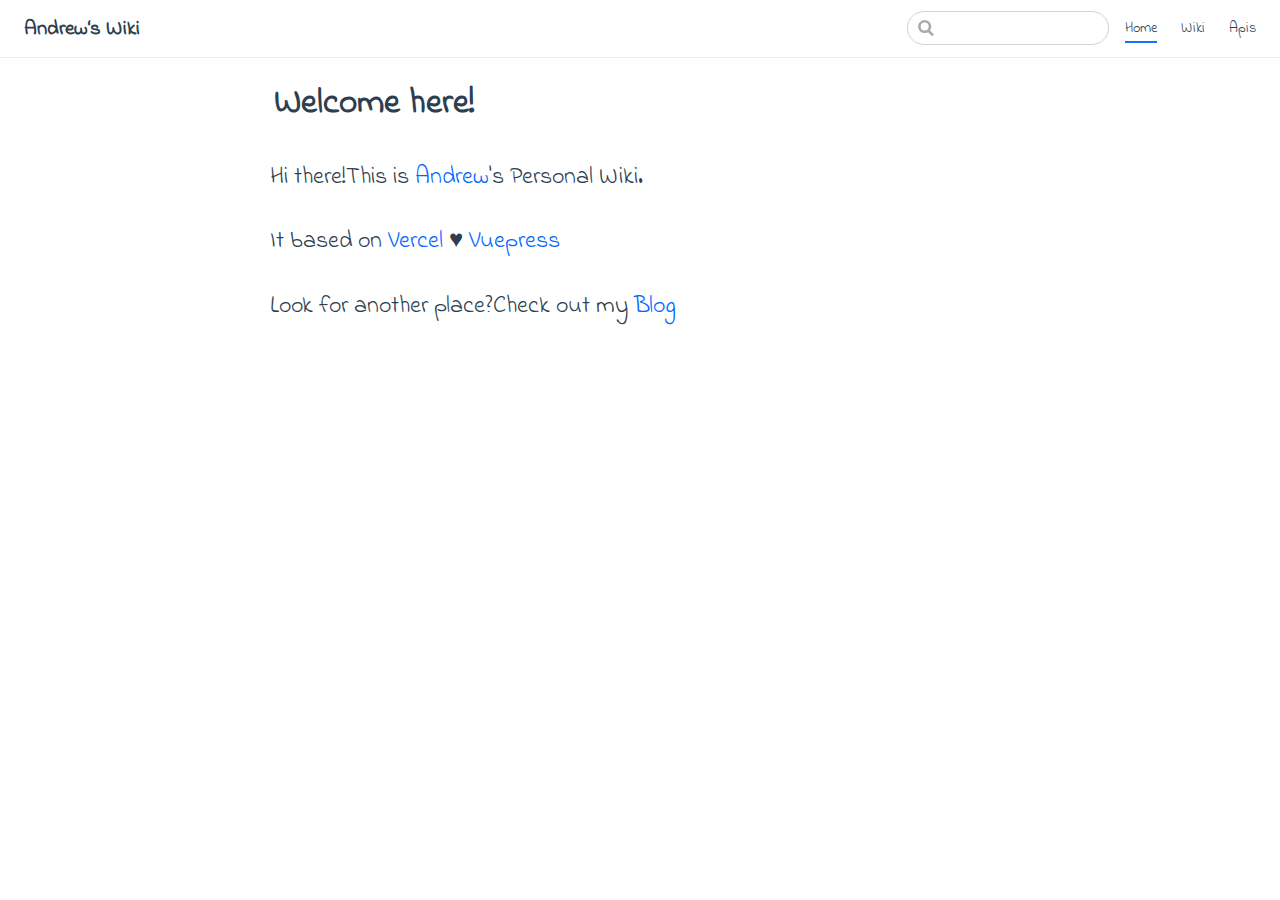
<file: index.html>
<!DOCTYPE html>
<html lang="en-US">
  <head>
    <meta charset="utf-8">
    <meta name="viewport" content="width=device-width,initial-scale=1">
    <title>Welcome here! | Andrew‘s Wiki</title>
    <meta name="generator" content="VuePress 1.8.2">
    <link rel="icon" href="/favicon.ico">
    <link rel="manifest" href="/manifest.json">
    <link rel="stylesheet" href="https://fonts.font.im/css?family=Indie+Flower">
    <meta name="description" content="Mayday 11 --Maga 2024">
    
    <link rel="preload" href="/assets/css/0.styles.91424cca.css" as="style"><link rel="preload" href="/assets/js/app.b25087cf.js" as="script"><link rel="preload" href="/assets/js/2.e3cef707.js" as="script"><link rel="preload" href="/assets/js/7.be1d7ebe.js" as="script"><link rel="prefetch" href="/assets/js/10.488bc707.js"><link rel="prefetch" href="/assets/js/11.d91d9ddf.js"><link rel="prefetch" href="/assets/js/3.8179b05a.js"><link rel="prefetch" href="/assets/js/4.e8e30af9.js"><link rel="prefetch" href="/assets/js/5.331662ab.js"><link rel="prefetch" href="/assets/js/6.0c2a9114.js"><link rel="prefetch" href="/assets/js/8.b4cfb9fc.js"><link rel="prefetch" href="/assets/js/9.54ea482a.js">
    <link rel="stylesheet" href="/assets/css/0.styles.91424cca.css">
  </head>
  <body>
    <div id="app" data-server-rendered="true"><div class="theme-container no-sidebar"><header class="navbar"><div class="sidebar-button"><svg xmlns="http://www.w3.org/2000/svg" aria-hidden="true" role="img" viewBox="0 0 448 512" class="icon"><path fill="currentColor" d="M436 124H12c-6.627 0-12-5.373-12-12V80c0-6.627 5.373-12 12-12h424c6.627 0 12 5.373 12 12v32c0 6.627-5.373 12-12 12zm0 160H12c-6.627 0-12-5.373-12-12v-32c0-6.627 5.373-12 12-12h424c6.627 0 12 5.373 12 12v32c0 6.627-5.373 12-12 12zm0 160H12c-6.627 0-12-5.373-12-12v-32c0-6.627 5.373-12 12-12h424c6.627 0 12 5.373 12 12v32c0 6.627-5.373 12-12 12z"></path></svg></div> <a href="/" aria-current="page" class="home-link router-link-exact-active router-link-active"><!----> <span class="site-name">Andrew‘s Wiki</span></a> <div class="links"><div class="search-box"><input aria-label="Search" autocomplete="off" spellcheck="false" value=""> <!----></div> <nav class="nav-links can-hide"><div class="nav-item"><a href="/" aria-current="page" class="nav-link router-link-exact-active router-link-active">
  Home
</a></div><div class="nav-item"><a href="/wiki/" class="nav-link">
  Wiki
</a></div><div class="nav-item"><a href="/apis/" class="nav-link">
  Apis
</a></div> <!----></nav></div></header> <div class="sidebar-mask"></div> <aside class="sidebar"><nav class="nav-links"><div class="nav-item"><a href="/" aria-current="page" class="nav-link router-link-exact-active router-link-active">
  Home
</a></div><div class="nav-item"><a href="/wiki/" class="nav-link">
  Wiki
</a></div><div class="nav-item"><a href="/apis/" class="nav-link">
  Apis
</a></div> <!----></nav>  <!----> </aside> <main class="page"> <div class="theme-default-content content__default"><h1 id="welcome-here"><a href="#welcome-here" class="header-anchor">#</a> Welcome here!</h1> <p>Hi there!This is <a href="https://w7xg.vercel.app/">Andrew</a>'s Personal Wiki.</p> <p>It based on <a href="https://www.vercel.app">Vercel</a> ♥ <a href="https://vuepress.vuejs.org/">Vuepress</a></p> <p>Look for another place?Check out my <a href="https://w7xg.vercel.app">Blog</a></p></div> <footer class="page-edit"><!----> <!----></footer> <!----> </main></div><div class="global-ui"></div></div>
    <script src="/assets/js/app.b25087cf.js" defer></script><script src="/assets/js/2.e3cef707.js" defer></script><script src="/assets/js/7.be1d7ebe.js" defer></script>
  </body>
</html>
</file>
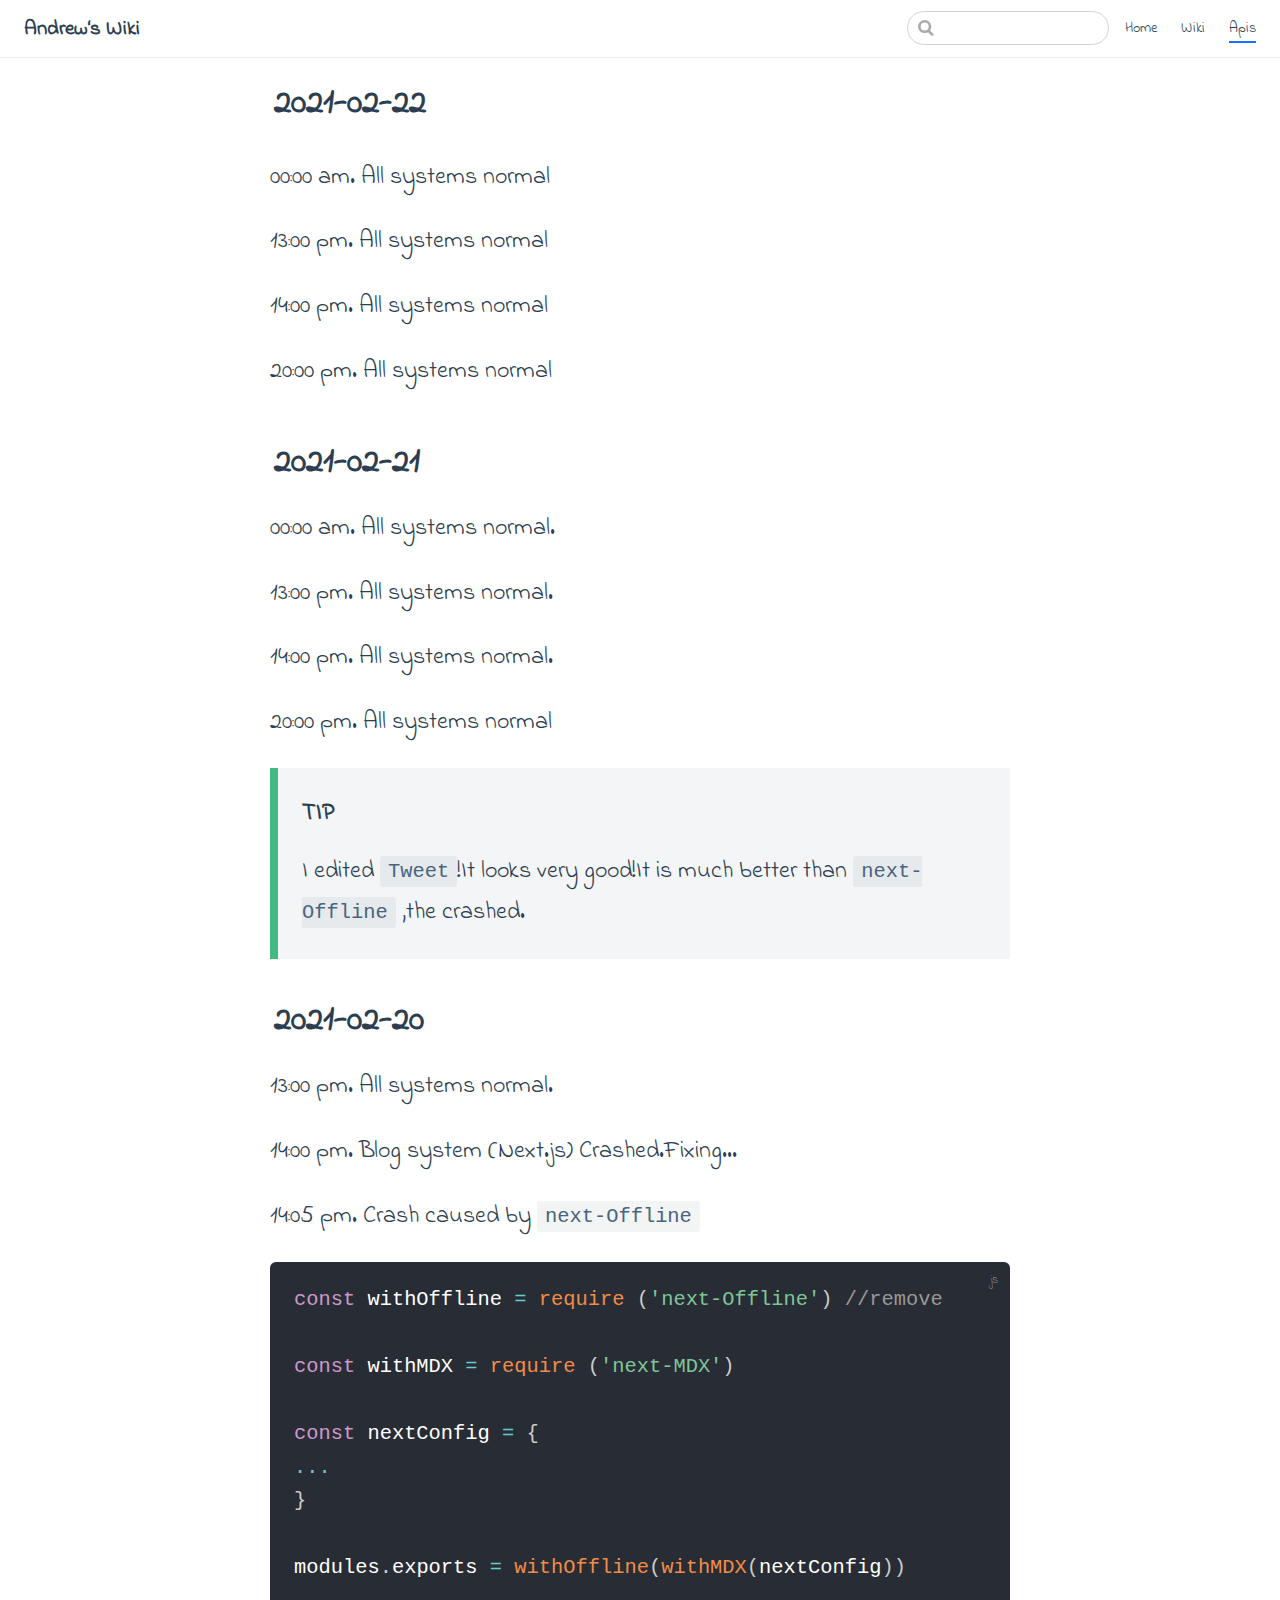
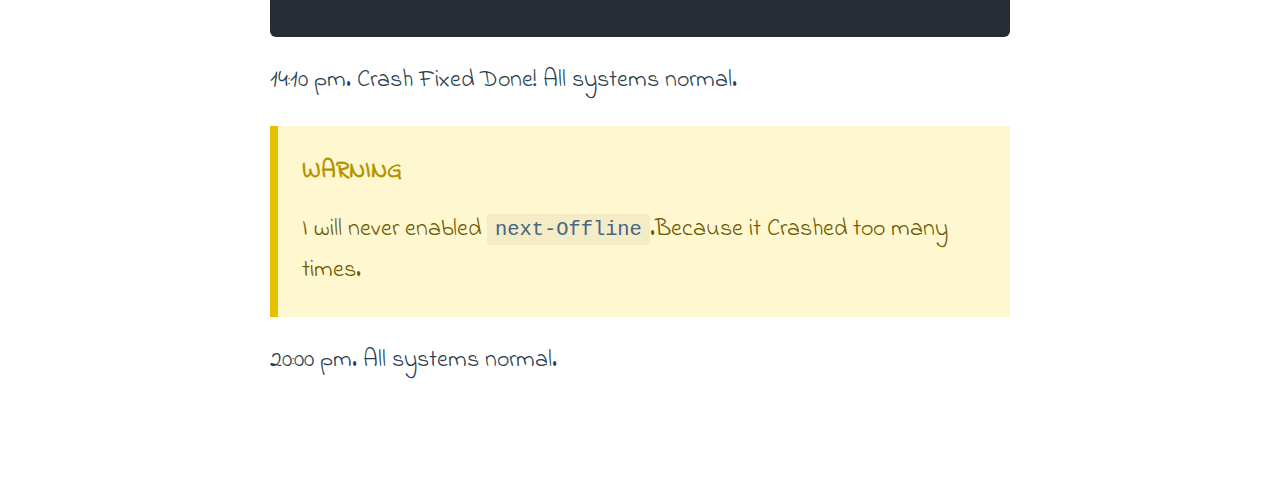
<file: apis/index.html>
<!DOCTYPE html>
<html lang="en-US">
  <head>
    <meta charset="utf-8">
    <meta name="viewport" content="width=device-width,initial-scale=1">
    <title>Server APIS | Andrew‘s Wiki</title>
    <meta name="generator" content="VuePress 1.8.2">
    <link rel="icon" href="/favicon.ico">
    <link rel="manifest" href="/manifest.json">
    <link rel="stylesheet" href="https://fonts.font.im/css?family=Indie+Flower">
    <meta name="description" content="Mayday 11 --Maga 2024">
    
    <link rel="preload" href="/assets/css/0.styles.91424cca.css" as="style"><link rel="preload" href="/assets/js/app.b25087cf.js" as="script"><link rel="preload" href="/assets/js/2.e3cef707.js" as="script"><link rel="preload" href="/assets/js/8.b4cfb9fc.js" as="script"><link rel="prefetch" href="/assets/js/10.488bc707.js"><link rel="prefetch" href="/assets/js/11.d91d9ddf.js"><link rel="prefetch" href="/assets/js/3.8179b05a.js"><link rel="prefetch" href="/assets/js/4.e8e30af9.js"><link rel="prefetch" href="/assets/js/5.331662ab.js"><link rel="prefetch" href="/assets/js/6.0c2a9114.js"><link rel="prefetch" href="/assets/js/7.be1d7ebe.js"><link rel="prefetch" href="/assets/js/9.54ea482a.js">
    <link rel="stylesheet" href="/assets/css/0.styles.91424cca.css">
  </head>
  <body>
    <div id="app" data-server-rendered="true"><div class="theme-container no-sidebar"><header class="navbar"><div class="sidebar-button"><svg xmlns="http://www.w3.org/2000/svg" aria-hidden="true" role="img" viewBox="0 0 448 512" class="icon"><path fill="currentColor" d="M436 124H12c-6.627 0-12-5.373-12-12V80c0-6.627 5.373-12 12-12h424c6.627 0 12 5.373 12 12v32c0 6.627-5.373 12-12 12zm0 160H12c-6.627 0-12-5.373-12-12v-32c0-6.627 5.373-12 12-12h424c6.627 0 12 5.373 12 12v32c0 6.627-5.373 12-12 12zm0 160H12c-6.627 0-12-5.373-12-12v-32c0-6.627 5.373-12 12-12h424c6.627 0 12 5.373 12 12v32c0 6.627-5.373 12-12 12z"></path></svg></div> <a href="/" class="home-link router-link-active"><!----> <span class="site-name">Andrew‘s Wiki</span></a> <div class="links"><div class="search-box"><input aria-label="Search" autocomplete="off" spellcheck="false" value=""> <!----></div> <nav class="nav-links can-hide"><div class="nav-item"><a href="/" class="nav-link">
  Home
</a></div><div class="nav-item"><a href="/wiki/" class="nav-link">
  Wiki
</a></div><div class="nav-item"><a href="/apis/" aria-current="page" class="nav-link router-link-exact-active router-link-active">
  Apis
</a></div> <!----></nav></div></header> <div class="sidebar-mask"></div> <aside class="sidebar"><nav class="nav-links"><div class="nav-item"><a href="/" class="nav-link">
  Home
</a></div><div class="nav-item"><a href="/wiki/" class="nav-link">
  Wiki
</a></div><div class="nav-item"><a href="/apis/" aria-current="page" class="nav-link router-link-exact-active router-link-active">
  Apis
</a></div> <!----></nav>  <!----> </aside> <main class="page"> <div class="theme-default-content content__default"><h1 id="_2021-02-22"><a href="#_2021-02-22" class="header-anchor">#</a> 2021-02-22</h1> <p>00:00 am. All systems normal</p> <p>13:00 pm. All systems normal</p> <p>14:00 pm. All systems normal</p> <p>20:00 pm. All systems normal</p> <h1 id="_2021-02-21"><a href="#_2021-02-21" class="header-anchor">#</a> 2021-02-21</h1> <p>00:00 am. All systems normal.</p> <p>13:00 pm. All systems normal.</p> <p>14:00 pm. All systems normal.</p> <p>20:00 pm. All systems normal</p> <div class="custom-block tip"><p class="custom-block-title">TIP</p> <p>I edited <code>Tweet</code>!It looks very good!It is much better than <code>next-Offline</code> ,the crashed.</p></div> <h1 id="_2021-02-20"><a href="#_2021-02-20" class="header-anchor">#</a> 2021-02-20</h1> <p>13:00 pm. All systems normal.</p> <p>14:00 pm. Blog system (Next.js) Crashed.Fixing...</p> <p>14:05 pm. Crash caused by <code>next-Offline</code></p> <div class="language-js extra-class"><pre class="language-js"><code><span class="token keyword">const</span> withOffline <span class="token operator">=</span> <span class="token function">require</span> <span class="token punctuation">(</span><span class="token string">'next-Offline'</span><span class="token punctuation">)</span> <span class="token comment">//remove</span>

<span class="token keyword">const</span> withMDX <span class="token operator">=</span> <span class="token function">require</span> <span class="token punctuation">(</span><span class="token string">'next-MDX'</span><span class="token punctuation">)</span>

<span class="token keyword">const</span> nextConfig <span class="token operator">=</span> <span class="token punctuation">{</span>
<span class="token operator">...</span>
<span class="token punctuation">}</span>

modules<span class="token punctuation">.</span>exports <span class="token operator">=</span> <span class="token function">withOffline</span><span class="token punctuation">(</span><span class="token function">withMDX</span><span class="token punctuation">(</span>nextConfig<span class="token punctuation">)</span><span class="token punctuation">)</span>

</code></pre></div><p>14:10 pm. Crash Fixed Done! All systems normal.</p> <div class="custom-block warning"><p class="custom-block-title">WARNING</p> <p>I will never enabled <code>next-Offline</code>.Because it Crashed too many times.</p></div> <p>20:00 pm. All systems normal.</p></div> <footer class="page-edit"><!----> <!----></footer> <!----> </main></div><div class="global-ui"></div></div>
    <script src="/assets/js/app.b25087cf.js" defer></script><script src="/assets/js/2.e3cef707.js" defer></script><script src="/assets/js/8.b4cfb9fc.js" defer></script>
  </body>
</html>
</file>
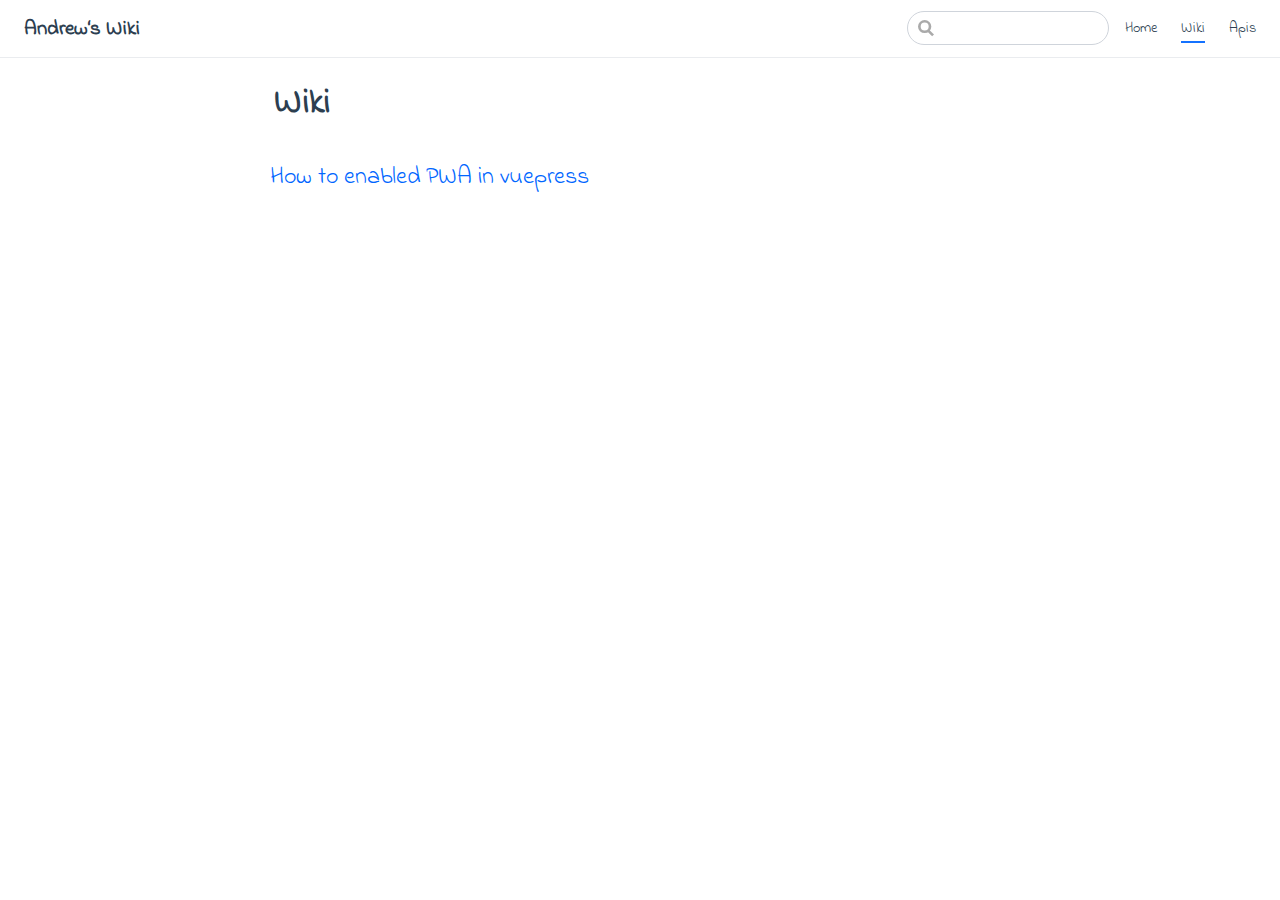
<file: wiki/index.html>
<!DOCTYPE html>
<html lang="en-US">
  <head>
    <meta charset="utf-8">
    <meta name="viewport" content="width=device-width,initial-scale=1">
    <title>Wiki | Andrew‘s Wiki</title>
    <meta name="generator" content="VuePress 1.8.2">
    <link rel="icon" href="/favicon.ico">
    <link rel="manifest" href="/manifest.json">
    <link rel="stylesheet" href="https://fonts.font.im/css?family=Indie+Flower">
    <meta name="description" content="Mayday 11 --Maga 2024">
    
    <link rel="preload" href="/assets/css/0.styles.91424cca.css" as="style"><link rel="preload" href="/assets/js/app.b25087cf.js" as="script"><link rel="preload" href="/assets/js/2.e3cef707.js" as="script"><link rel="preload" href="/assets/js/9.54ea482a.js" as="script"><link rel="prefetch" href="/assets/js/10.488bc707.js"><link rel="prefetch" href="/assets/js/11.d91d9ddf.js"><link rel="prefetch" href="/assets/js/3.8179b05a.js"><link rel="prefetch" href="/assets/js/4.e8e30af9.js"><link rel="prefetch" href="/assets/js/5.331662ab.js"><link rel="prefetch" href="/assets/js/6.0c2a9114.js"><link rel="prefetch" href="/assets/js/7.be1d7ebe.js"><link rel="prefetch" href="/assets/js/8.b4cfb9fc.js">
    <link rel="stylesheet" href="/assets/css/0.styles.91424cca.css">
  </head>
  <body>
    <div id="app" data-server-rendered="true"><div class="theme-container no-sidebar"><header class="navbar"><div class="sidebar-button"><svg xmlns="http://www.w3.org/2000/svg" aria-hidden="true" role="img" viewBox="0 0 448 512" class="icon"><path fill="currentColor" d="M436 124H12c-6.627 0-12-5.373-12-12V80c0-6.627 5.373-12 12-12h424c6.627 0 12 5.373 12 12v32c0 6.627-5.373 12-12 12zm0 160H12c-6.627 0-12-5.373-12-12v-32c0-6.627 5.373-12 12-12h424c6.627 0 12 5.373 12 12v32c0 6.627-5.373 12-12 12zm0 160H12c-6.627 0-12-5.373-12-12v-32c0-6.627 5.373-12 12-12h424c6.627 0 12 5.373 12 12v32c0 6.627-5.373 12-12 12z"></path></svg></div> <a href="/" class="home-link router-link-active"><!----> <span class="site-name">Andrew‘s Wiki</span></a> <div class="links"><div class="search-box"><input aria-label="Search" autocomplete="off" spellcheck="false" value=""> <!----></div> <nav class="nav-links can-hide"><div class="nav-item"><a href="/" class="nav-link">
  Home
</a></div><div class="nav-item"><a href="/wiki/" aria-current="page" class="nav-link router-link-exact-active router-link-active">
  Wiki
</a></div><div class="nav-item"><a href="/apis/" class="nav-link">
  Apis
</a></div> <!----></nav></div></header> <div class="sidebar-mask"></div> <aside class="sidebar"><nav class="nav-links"><div class="nav-item"><a href="/" class="nav-link">
  Home
</a></div><div class="nav-item"><a href="/wiki/" aria-current="page" class="nav-link router-link-exact-active router-link-active">
  Wiki
</a></div><div class="nav-item"><a href="/apis/" class="nav-link">
  Apis
</a></div> <!----></nav>  <!----> </aside> <main class="page"> <div class="theme-default-content content__default"><h1 id="wiki"><a href="#wiki" class="header-anchor">#</a> Wiki</h1> <p><a href="./pwa/">How to enabled PWA in vuepress</a></p></div> <footer class="page-edit"><!----> <!----></footer> <!----> </main></div><div class="global-ui"></div></div>
    <script src="/assets/js/app.b25087cf.js" defer></script><script src="/assets/js/2.e3cef707.js" defer></script><script src="/assets/js/9.54ea482a.js" defer></script>
  </body>
</html>
</file>
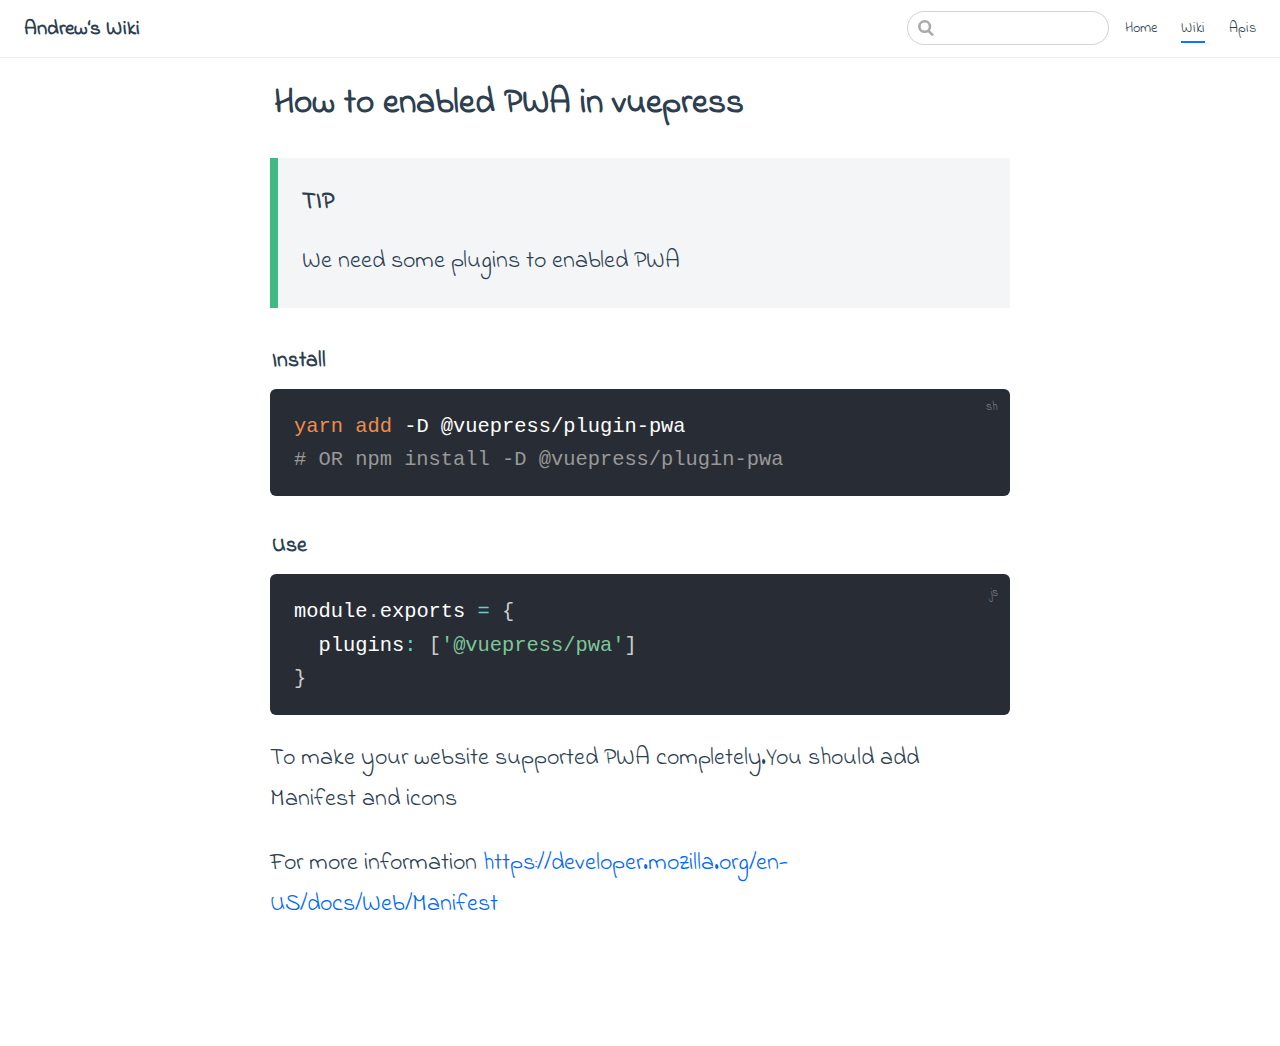
<file: wiki/pwa.html>
<!DOCTYPE html>
<html lang="en-US">
  <head>
    <meta charset="utf-8">
    <meta name="viewport" content="width=device-width,initial-scale=1">
    <title>How to enabled PWA in vuepress | Andrew‘s Wiki</title>
    <meta name="generator" content="VuePress 1.8.2">
    <link rel="icon" href="/favicon.ico">
    <link rel="manifest" href="/manifest.json">
    <link rel="stylesheet" href="https://fonts.font.im/css?family=Indie+Flower">
    <meta name="description" content="Mayday 11 --Maga 2024">
    
    <link rel="preload" href="/assets/css/0.styles.91424cca.css" as="style"><link rel="preload" href="/assets/js/app.b25087cf.js" as="script"><link rel="preload" href="/assets/js/2.e3cef707.js" as="script"><link rel="preload" href="/assets/js/10.488bc707.js" as="script"><link rel="prefetch" href="/assets/js/11.d91d9ddf.js"><link rel="prefetch" href="/assets/js/3.8179b05a.js"><link rel="prefetch" href="/assets/js/4.e8e30af9.js"><link rel="prefetch" href="/assets/js/5.331662ab.js"><link rel="prefetch" href="/assets/js/6.0c2a9114.js"><link rel="prefetch" href="/assets/js/7.be1d7ebe.js"><link rel="prefetch" href="/assets/js/8.b4cfb9fc.js"><link rel="prefetch" href="/assets/js/9.54ea482a.js">
    <link rel="stylesheet" href="/assets/css/0.styles.91424cca.css">
  </head>
  <body>
    <div id="app" data-server-rendered="true"><div class="theme-container no-sidebar"><header class="navbar"><div class="sidebar-button"><svg xmlns="http://www.w3.org/2000/svg" aria-hidden="true" role="img" viewBox="0 0 448 512" class="icon"><path fill="currentColor" d="M436 124H12c-6.627 0-12-5.373-12-12V80c0-6.627 5.373-12 12-12h424c6.627 0 12 5.373 12 12v32c0 6.627-5.373 12-12 12zm0 160H12c-6.627 0-12-5.373-12-12v-32c0-6.627 5.373-12 12-12h424c6.627 0 12 5.373 12 12v32c0 6.627-5.373 12-12 12zm0 160H12c-6.627 0-12-5.373-12-12v-32c0-6.627 5.373-12 12-12h424c6.627 0 12 5.373 12 12v32c0 6.627-5.373 12-12 12z"></path></svg></div> <a href="/" class="home-link router-link-active"><!----> <span class="site-name">Andrew‘s Wiki</span></a> <div class="links"><div class="search-box"><input aria-label="Search" autocomplete="off" spellcheck="false" value=""> <!----></div> <nav class="nav-links can-hide"><div class="nav-item"><a href="/" class="nav-link">
  Home
</a></div><div class="nav-item"><a href="/wiki/" class="nav-link router-link-active">
  Wiki
</a></div><div class="nav-item"><a href="/apis/" class="nav-link">
  Apis
</a></div> <!----></nav></div></header> <div class="sidebar-mask"></div> <aside class="sidebar"><nav class="nav-links"><div class="nav-item"><a href="/" class="nav-link">
  Home
</a></div><div class="nav-item"><a href="/wiki/" class="nav-link router-link-active">
  Wiki
</a></div><div class="nav-item"><a href="/apis/" class="nav-link">
  Apis
</a></div> <!----></nav>  <!----> </aside> <main class="page"> <div class="theme-default-content content__default"><h1 id="how-to-enabled-pwa-in-vuepress"><a href="#how-to-enabled-pwa-in-vuepress" class="header-anchor">#</a> How to enabled PWA in vuepress</h1> <div class="custom-block tip"><p class="custom-block-title">TIP</p> <p>We need some plugins to enabled PWA</p></div> <h3 id="install"><a href="#install" class="header-anchor">#</a> Install</h3> <div class="language-sh extra-class"><pre class="language-sh"><code><span class="token function">yarn</span> <span class="token function">add</span> -D @vuepress/plugin-pwa
<span class="token comment"># OR npm install -D @vuepress/plugin-pwa</span>
</code></pre></div><h3 id="use"><a href="#use" class="header-anchor">#</a> Use</h3> <div class="language-js extra-class"><pre class="language-js"><code>module<span class="token punctuation">.</span>exports <span class="token operator">=</span> <span class="token punctuation">{</span>
  plugins<span class="token operator">:</span> <span class="token punctuation">[</span><span class="token string">'@vuepress/pwa'</span><span class="token punctuation">]</span>
<span class="token punctuation">}</span>
</code></pre></div><p>To make your website supported PWA completely.You should add Manifest and icons</p> <p>For more information <a href="https://developer.mozilla.org/en-US/docs/Web/Manifest">https://developer.mozilla.org/en-US/docs/Web/Manifest</a></p></div> <footer class="page-edit"><!----> <!----></footer> <!----> </main></div><div class="global-ui"></div></div>
    <script src="/assets/js/app.b25087cf.js" defer></script><script src="/assets/js/2.e3cef707.js" defer></script><script src="/assets/js/10.488bc707.js" defer></script>
  </body>
</html>
</file>
<file: assets/css/0.styles.91424cca.css>
code[class*=language-],pre[class*=language-]{color:#ccc;background:none;font-family:Consolas,Monaco,Andale Mono,Ubuntu Mono,monospace;font-size:1em;text-align:left;white-space:pre;word-spacing:normal;word-break:normal;word-wrap:normal;line-height:1.5;-moz-tab-size:4;-o-tab-size:4;tab-size:4;-webkit-hyphens:none;-ms-hyphens:none;hyphens:none}pre[class*=language-]{padding:1em;margin:.5em 0;overflow:auto}:not(pre)>code[class*=language-],pre[class*=language-]{background:#2d2d2d}:not(pre)>code[class*=language-]{padding:.1em;border-radius:.3em;white-space:normal}.token.block-comment,.token.cdata,.token.comment,.token.doctype,.token.prolog{color:#999}.token.punctuation{color:#ccc}.token.attr-name,.token.deleted,.token.namespace,.token.tag{color:#e2777a}.token.function-name{color:#6196cc}.token.boolean,.token.function,.token.number{color:#f08d49}.token.class-name,.token.constant,.token.property,.token.symbol{color:#f8c555}.token.atrule,.token.builtin,.token.important,.token.keyword,.token.selector{color:#cc99cd}.token.attr-value,.token.char,.token.regex,.token.string,.token.variable{color:#7ec699}.token.entity,.token.operator,.token.url{color:#67cdcc}.token.bold,.token.important{font-weight:700}.token.italic{font-style:italic}.token.entity{cursor:help}.token.inserted{color:green}.theme-default-content code{color:#476582;padding:.25rem .5rem;margin:0;font-size:.85em;background-color:rgba(27,31,35,.05);border-radius:3px}.theme-default-content code .token.deleted{color:#ec5975}.theme-default-content code .token.inserted{color:#06f}.theme-default-content pre,.theme-default-content pre[class*=language-]{line-height:1.4;padding:1.25rem 1.5rem;margin:.85rem 0;background-color:#282c34;border-radius:6px;overflow:auto}.theme-default-content pre[class*=language-] code,.theme-default-content pre code{color:#fff;padding:0;background-color:transparent;border-radius:0}div[class*=language-]{position:relative;background-color:#282c34;border-radius:6px}div[class*=language-] .highlight-lines{-webkit-user-select:none;user-select:none;padding-top:1.3rem;position:absolute;top:0;left:0;width:100%;line-height:1.4}div[class*=language-] .highlight-lines .highlighted{background-color:rgba(0,0,0,.66)}div[class*=language-] pre,div[class*=language-] pre[class*=language-]{background:transparent;position:relative;z-index:1}div[class*=language-]:before{position:absolute;z-index:3;top:.8em;right:1em;font-size:.75rem;color:hsla(0,0%,100%,.4)}div[class*=language-]:not(.line-numbers-mode) .line-numbers-wrapper{display:none}div[class*=language-].line-numbers-mode .highlight-lines .highlighted{position:relative}div[class*=language-].line-numbers-mode .highlight-lines .highlighted:before{content:" ";position:absolute;z-index:3;left:0;top:0;display:block;width:3.5rem;height:100%;background-color:rgba(0,0,0,.66)}div[class*=language-].line-numbers-mode pre{padding-left:4.5rem;vertical-align:middle}div[class*=language-].line-numbers-mode .line-numbers-wrapper{position:absolute;top:0;width:3.5rem;text-align:center;color:hsla(0,0%,100%,.3);padding:1.25rem 0;line-height:1.4}div[class*=language-].line-numbers-mode .line-numbers-wrapper br{-webkit-user-select:none;user-select:none}div[class*=language-].line-numbers-mode .line-numbers-wrapper .line-number{position:relative;z-index:4;-webkit-user-select:none;user-select:none;font-size:.85em}div[class*=language-].line-numbers-mode:after{content:"";position:absolute;z-index:2;top:0;left:0;width:3.5rem;height:100%;border-radius:6px 0 0 6px;border-right:1px solid rgba(0,0,0,.66);background-color:#282c34}div[class~=language-js]:before{content:"js"}div[class~=language-ts]:before{content:"ts"}div[class~=language-html]:before{content:"html"}div[class~=language-md]:before{content:"md"}div[class~=language-vue]:before{content:"vue"}div[class~=language-css]:before{content:"css"}div[class~=language-sass]:before{content:"sass"}div[class~=language-scss]:before{content:"scss"}div[class~=language-less]:before{content:"less"}div[class~=language-stylus]:before{content:"stylus"}div[class~=language-go]:before{content:"go"}div[class~=language-java]:before{content:"java"}div[class~=language-c]:before{content:"c"}div[class~=language-sh]:before{content:"sh"}div[class~=language-yaml]:before{content:"yaml"}div[class~=language-py]:before{content:"py"}div[class~=language-docker]:before{content:"docker"}div[class~=language-dockerfile]:before{content:"dockerfile"}div[class~=language-makefile]:before{content:"makefile"}div[class~=language-javascript]:before{content:"js"}div[class~=language-typescript]:before{content:"ts"}div[class~=language-markup]:before{content:"html"}div[class~=language-markdown]:before{content:"md"}div[class~=language-json]:before{content:"json"}div[class~=language-ruby]:before{content:"rb"}div[class~=language-python]:before{content:"py"}div[class~=language-bash]:before{content:"sh"}div[class~=language-php]:before{content:"php"}.custom-block .custom-block-title{font-weight:600;margin-bottom:-.4rem}.custom-block.danger,.custom-block.tip,.custom-block.warning{padding:.1rem 1.5rem;border-left-width:.5rem;border-left-style:solid;margin:1rem 0}.custom-block.tip{background-color:#f3f5f7;border-color:#42b983}.custom-block.warning{background-color:rgba(255,229,100,.3);border-color:#e7c000;color:#6b5900}.custom-block.warning .custom-block-title{color:#b29400}.custom-block.warning a{color:#2c3e50}.custom-block.danger{background-color:#ffe6e6;border-color:#c00;color:#4d0000}.custom-block.danger .custom-block-title{color:#900}.custom-block.danger a{color:#2c3e50}.custom-block.details{display:block;position:relative;border-radius:2px;margin:1.6em 0;padding:1.6em;background-color:#eee}.custom-block.details h4{margin-top:0}.custom-block.details figure:last-child,.custom-block.details p:last-child{margin-bottom:0;padding-bottom:0}.custom-block.details summary{outline:none;cursor:pointer}.arrow{display:inline-block;width:0;height:0}.arrow.up{border-bottom:6px solid #ccc}.arrow.down,.arrow.up{border-left:4px solid transparent;border-right:4px solid transparent}.arrow.down{border-top:6px solid #ccc}.arrow.right{border-left:6px solid #ccc}.arrow.left,.arrow.right{border-top:4px solid transparent;border-bottom:4px solid transparent}.arrow.left{border-right:6px solid #ccc}.theme-default-content:not(.custom){max-width:740px;margin:0 auto;padding:2rem 2.5rem}@media (max-width:959px){.theme-default-content:not(.custom){padding:2rem}}@media (max-width:419px){.theme-default-content:not(.custom){padding:1.5rem}}.table-of-contents .badge{vertical-align:middle}body,html{padding:0;margin:0;background-color:#fff}body{font-family:-apple-system,BlinkMacSystemFont,Segoe UI,Roboto,Oxygen,Ubuntu,Cantarell,Fira Sans,Droid Sans,Helvetica Neue,sans-serif;-webkit-font-smoothing:antialiased;-moz-osx-font-smoothing:grayscale;font-size:16px;color:#2c3e50}.page{padding-left:20rem}.navbar{z-index:20;right:0;height:3.6rem;background-color:#fff;box-sizing:border-box;border-bottom:1px solid #eaecef}.navbar,.sidebar-mask{position:fixed;top:0;left:0}.sidebar-mask{z-index:9;width:100vw;height:100vh;display:none}.sidebar{font-size:16px;background-color:#fff;width:20rem;position:fixed;z-index:10;margin:0;top:3.6rem;left:0;bottom:0;box-sizing:border-box;border-right:1px solid #eaecef;overflow-y:auto}.theme-default-content:not(.custom)>:first-child{margin-top:3.6rem}.theme-default-content:not(.custom) a:hover{text-decoration:underline}.theme-default-content:not(.custom) p.demo{padding:1rem 1.5rem;border:1px solid #ddd;border-radius:4px}.theme-default-content:not(.custom) img{max-width:100%}.theme-default-content.custom{padding:0;margin:0}.theme-default-content.custom img{max-width:100%}a{font-weight:500;color:#06f;text-decoration:none}p a code{font-weight:400;color:#06f}kbd{background:#eee;border:.15rem solid #ddd;border-bottom:.25rem solid #ddd;border-radius:.15rem;padding:0 .15em}blockquote{font-size:1rem;color:#999;border-left:.2rem solid #dfe2e5;margin:1rem 0;padding:.25rem 0 .25rem 1rem}blockquote>p{margin:0}ol,ul{padding-left:1.2em}strong{font-weight:600}h1,h2,h3,h4,h5,h6{font-weight:600;line-height:1.25}.theme-default-content:not(.custom)>h1,.theme-default-content:not(.custom)>h2,.theme-default-content:not(.custom)>h3,.theme-default-content:not(.custom)>h4,.theme-default-content:not(.custom)>h5,.theme-default-content:not(.custom)>h6{margin-top:-3.1rem;padding-top:4.6rem;margin-bottom:0}.theme-default-content:not(.custom)>h1:first-child,.theme-default-content:not(.custom)>h2:first-child,.theme-default-content:not(.custom)>h3:first-child,.theme-default-content:not(.custom)>h4:first-child,.theme-default-content:not(.custom)>h5:first-child,.theme-default-content:not(.custom)>h6:first-child{margin-top:-1.5rem;margin-bottom:1rem}.theme-default-content:not(.custom)>h1:first-child+.custom-block,.theme-default-content:not(.custom)>h1:first-child+p,.theme-default-content:not(.custom)>h1:first-child+pre,.theme-default-content:not(.custom)>h2:first-child+.custom-block,.theme-default-content:not(.custom)>h2:first-child+p,.theme-default-content:not(.custom)>h2:first-child+pre,.theme-default-content:not(.custom)>h3:first-child+.custom-block,.theme-default-content:not(.custom)>h3:first-child+p,.theme-default-content:not(.custom)>h3:first-child+pre,.theme-default-content:not(.custom)>h4:first-child+.custom-block,.theme-default-content:not(.custom)>h4:first-child+p,.theme-default-content:not(.custom)>h4:first-child+pre,.theme-default-content:not(.custom)>h5:first-child+.custom-block,.theme-default-content:not(.custom)>h5:first-child+p,.theme-default-content:not(.custom)>h5:first-child+pre,.theme-default-content:not(.custom)>h6:first-child+.custom-block,.theme-default-content:not(.custom)>h6:first-child+p,.theme-default-content:not(.custom)>h6:first-child+pre{margin-top:2rem}h1:focus .header-anchor,h1:hover .header-anchor,h2:focus .header-anchor,h2:hover .header-anchor,h3:focus .header-anchor,h3:hover .header-anchor,h4:focus .header-anchor,h4:hover .header-anchor,h5:focus .header-anchor,h5:hover .header-anchor,h6:focus .header-anchor,h6:hover .header-anchor{opacity:1}h1{font-size:2.2rem}h2{font-size:1.65rem;padding-bottom:.3rem;border-bottom:1px solid #eaecef}h3{font-size:1.35rem}a.header-anchor{font-size:.85em;float:left;margin-left:-.87em;padding-right:.23em;margin-top:.125em;opacity:0}a.header-anchor:focus,a.header-anchor:hover{text-decoration:none}.line-number,code,kbd{font-family:source-code-pro,Menlo,Monaco,Consolas,Courier New,monospace}ol,p,ul{line-height:1.7}hr{border:0;border-top:1px solid #eaecef}table{border-collapse:collapse;margin:1rem 0;display:block;overflow-x:auto}tr{border-top:1px solid #dfe2e5}tr:nth-child(2n){background-color:#f6f8fa}td,th{border:1px solid #dfe2e5;padding:.6em 1em}.theme-container.sidebar-open .sidebar-mask{display:block}.theme-container.no-navbar .theme-default-content:not(.custom)>h1,.theme-container.no-navbar h2,.theme-container.no-navbar h3,.theme-container.no-navbar h4,.theme-container.no-navbar h5,.theme-container.no-navbar h6{margin-top:1.5rem;padding-top:0}.theme-container.no-navbar .sidebar{top:0}@media (min-width:720px){.theme-container.no-sidebar .sidebar{display:none}.theme-container.no-sidebar .page{padding-left:0}}@media (max-width:959px){.sidebar{font-size:15px;width:16.4rem}.page{padding-left:16.4rem}}@media (max-width:719px){.sidebar{top:0;padding-top:3.6rem;transform:translateX(-100%);transition:transform .2s ease}.page{padding-left:0}.theme-container.sidebar-open .sidebar{transform:translateX(0)}.theme-container.no-navbar .sidebar{padding-top:0}}@media (max-width:419px){h1{font-size:1.9rem}.theme-default-content div[class*=language-]{margin:.85rem -1.5rem;border-radius:0}}body{font-family:Indie Flower,cursive;font-size:150%}.content{font-size:40px}#nprogress{pointer-events:none}#nprogress .bar{background:#06f;position:fixed;z-index:1031;top:0;left:0;width:100%;height:2px}#nprogress .peg{display:block;position:absolute;right:0;width:100px;height:100%;box-shadow:0 0 10px #06f,0 0 5px #06f;opacity:1;transform:rotate(3deg) translateY(-4px)}#nprogress .spinner{display:block;position:fixed;z-index:1031;top:15px;right:15px}#nprogress .spinner-icon{width:18px;height:18px;box-sizing:border-box;border-color:#06f transparent transparent #06f;border-style:solid;border-width:2px;border-radius:50%;-webkit-animation:nprogress-spinner .4s linear infinite;animation:nprogress-spinner .4s linear infinite}.nprogress-custom-parent{overflow:hidden;position:relative}.nprogress-custom-parent #nprogress .bar,.nprogress-custom-parent #nprogress .spinner{position:absolute}@-webkit-keyframes nprogress-spinner{0%{transform:rotate(0deg)}to{transform:rotate(1turn)}}@keyframes nprogress-spinner{0%{transform:rotate(0deg)}to{transform:rotate(1turn)}}.icon.outbound{color:#aaa;display:inline-block;vertical-align:middle;position:relative;top:-1px}.sr-only{position:absolute;width:1px;height:1px;padding:0;margin:-1px;overflow:hidden;clip:rect(0,0,0,0);white-space:nowrap;border-width:0}.home{padding:3.6rem 2rem 0;max-width:960px;margin:0 auto;display:block}.home .hero{text-align:center}.home .hero img{max-width:100%;max-height:280px;display:block;margin:3rem auto 1.5rem}.home .hero h1{font-size:3rem}.home .hero .action,.home .hero .description,.home .hero h1{margin:1.8rem auto}.home .hero .description{max-width:35rem;font-size:1.6rem;line-height:1.3;color:#6a8bad}.home .hero .action-button{display:inline-block;font-size:1.2rem;color:#fff;background-color:#06f;padding:.8rem 1.6rem;border-radius:4px;transition:background-color .1s ease;box-sizing:border-box;border-bottom:1px solid #005ce6}.home .hero .action-button:hover{background-color:#1a75ff}.home .features{border-top:1px solid #eaecef;padding:1.2rem 0;margin-top:2.5rem;display:flex;flex-wrap:wrap;align-items:flex-start;align-content:stretch;justify-content:space-between}.home .feature{flex-grow:1;flex-basis:30%;max-width:30%}.home .feature h2{font-size:1.4rem;font-weight:500;border-bottom:none;padding-bottom:0;color:#3a5169}.home .feature p{color:#4e6e8e}.home .footer{padding:2.5rem;border-top:1px solid #eaecef;text-align:center;color:#4e6e8e}@media (max-width:719px){.home .features{flex-direction:column}.home .feature{max-width:100%;padding:0 2.5rem}}@media (max-width:419px){.home{padding-left:1.5rem;padding-right:1.5rem}.home .hero img{max-height:210px;margin:2rem auto 1.2rem}.home .hero h1{font-size:2rem}.home .hero .action,.home .hero .description,.home .hero h1{margin:1.2rem auto}.home .hero .description{font-size:1.2rem}.home .hero .action-button{font-size:1rem;padding:.6rem 1.2rem}.home .feature h2{font-size:1.25rem}}.search-box{display:inline-block;position:relative;margin-right:1rem}.search-box input{cursor:text;width:10rem;height:2rem;color:#4e6e8e;display:inline-block;border:1px solid #cfd4db;border-radius:2rem;font-size:.9rem;line-height:2rem;padding:0 .5rem 0 2rem;outline:none;transition:all .2s ease;background:#fff url(/assets/img/search.83621669.svg) .6rem .5rem no-repeat;background-size:1rem}.search-box input:focus{cursor:auto;border-color:#06f}.search-box .suggestions{background:#fff;width:20rem;position:absolute;top:2rem;border:1px solid #cfd4db;border-radius:6px;padding:.4rem;list-style-type:none}.search-box .suggestions.align-right{right:0}.search-box .suggestion{line-height:1.4;padding:.4rem .6rem;border-radius:4px;cursor:pointer}.search-box .suggestion a{white-space:normal;color:#5d82a6}.search-box .suggestion a .page-title{font-weight:600}.search-box .suggestion a .header{font-size:.9em;margin-left:.25em}.search-box .suggestion.focused{background-color:#f3f4f5}.search-box .suggestion.focused a{color:#06f}@media (max-width:959px){.search-box input{cursor:pointer;width:0;border-color:transparent;position:relative}.search-box input:focus{cursor:text;left:0;width:10rem}}@media (-ms-high-contrast:none){.search-box input{height:2rem}}@media (max-width:959px) and (min-width:719px){.search-box .suggestions{left:0}}@media (max-width:719px){.search-box{margin-right:0}.search-box input{left:1rem}.search-box .suggestions{right:0}}@media (max-width:419px){.search-box .suggestions{width:calc(100vw - 4rem)}.search-box input:focus{width:8rem}}.sidebar-button{cursor:pointer;display:none;width:1.25rem;height:1.25rem;position:absolute;padding:.6rem;top:.6rem;left:1rem}.sidebar-button .icon{display:block;width:1.25rem;height:1.25rem}@media (max-width:719px){.sidebar-button{display:block}}.dropdown-enter,.dropdown-leave-to{height:0!important}.dropdown-wrapper{cursor:pointer}.dropdown-wrapper .dropdown-title,.dropdown-wrapper .mobile-dropdown-title{display:block;font-size:.9rem;font-family:inherit;cursor:inherit;padding:inherit;line-height:1.4rem;background:transparent;border:none;font-weight:500;color:#2c3e50}.dropdown-wrapper .dropdown-title:hover,.dropdown-wrapper .mobile-dropdown-title:hover{border-color:transparent}.dropdown-wrapper .dropdown-title .arrow,.dropdown-wrapper .mobile-dropdown-title .arrow{vertical-align:middle;margin-top:-1px;margin-left:.4rem}.dropdown-wrapper .mobile-dropdown-title{display:none;font-weight:600}.dropdown-wrapper .mobile-dropdown-title font-size inherit:hover{color:#06f}.dropdown-wrapper .nav-dropdown .dropdown-item{color:inherit;line-height:1.7rem}.dropdown-wrapper .nav-dropdown .dropdown-item h4{margin:.45rem 0 0;border-top:1px solid #eee;padding:1rem 1.5rem .45rem 1.25rem}.dropdown-wrapper .nav-dropdown .dropdown-item .dropdown-subitem-wrapper{padding:0;list-style:none}.dropdown-wrapper .nav-dropdown .dropdown-item .dropdown-subitem-wrapper .dropdown-subitem{font-size:.9em}.dropdown-wrapper .nav-dropdown .dropdown-item a{display:block;line-height:1.7rem;position:relative;border-bottom:none;font-weight:400;margin-bottom:0;padding:0 1.5rem 0 1.25rem}.dropdown-wrapper .nav-dropdown .dropdown-item a.router-link-active,.dropdown-wrapper .nav-dropdown .dropdown-item a:hover{color:#06f}.dropdown-wrapper .nav-dropdown .dropdown-item a.router-link-active:after{content:"";width:0;height:0;border-left:5px solid #06f;border-top:3px solid transparent;border-bottom:3px solid transparent;position:absolute;top:calc(50% - 2px);left:9px}.dropdown-wrapper .nav-dropdown .dropdown-item:first-child h4{margin-top:0;padding-top:0;border-top:0}@media (max-width:719px){.dropdown-wrapper.open .dropdown-title{margin-bottom:.5rem}.dropdown-wrapper .dropdown-title{display:none}.dropdown-wrapper .mobile-dropdown-title{display:block}.dropdown-wrapper .nav-dropdown{transition:height .1s ease-out;overflow:hidden}.dropdown-wrapper .nav-dropdown .dropdown-item h4{border-top:0;margin-top:0;padding-top:0}.dropdown-wrapper .nav-dropdown .dropdown-item>a,.dropdown-wrapper .nav-dropdown .dropdown-item h4{font-size:15px;line-height:2rem}.dropdown-wrapper .nav-dropdown .dropdown-item .dropdown-subitem{font-size:14px;padding-left:1rem}}@media (min-width:719px){.dropdown-wrapper{height:1.8rem}.dropdown-wrapper.open .nav-dropdown,.dropdown-wrapper:hover .nav-dropdown{display:block!important}.dropdown-wrapper.open:blur{display:none}.dropdown-wrapper .nav-dropdown{display:none;height:auto!important;box-sizing:border-box;max-height:calc(100vh - 2.7rem);overflow-y:auto;position:absolute;top:100%;right:0;background-color:#fff;padding:.6rem 0;border:1px solid;border-color:#ddd #ddd #ccc;text-align:left;border-radius:.25rem;white-space:nowrap;margin:0}}.nav-links{display:inline-block}.nav-links a{line-height:1.4rem;color:inherit}.nav-links a.router-link-active,.nav-links a:hover{color:#06f}.nav-links .nav-item{position:relative;display:inline-block;margin-left:1.5rem;line-height:2rem}.nav-links .nav-item:first-child{margin-left:0}.nav-links .repo-link{margin-left:1.5rem}@media (max-width:719px){.nav-links .nav-item,.nav-links .repo-link{margin-left:0}}@media (min-width:719px){.nav-links a.router-link-active,.nav-links a:hover{color:#2c3e50}.nav-item>a:not(.external).router-link-active,.nav-item>a:not(.external):hover{margin-bottom:-2px;border-bottom:2px solid #1472ff}}.navbar{padding:.7rem 1.5rem;line-height:2.2rem}.navbar a,.navbar img,.navbar span{display:inline-block}.navbar .logo{height:2.2rem;min-width:2.2rem;margin-right:.8rem;vertical-align:top}.navbar .site-name{font-size:1.3rem;font-weight:600;color:#2c3e50;position:relative}.navbar .links{padding-left:1.5rem;box-sizing:border-box;background-color:#fff;white-space:nowrap;font-size:.9rem;position:absolute;right:1.5rem;top:.7rem;display:flex}.navbar .links .search-box{flex:0 0 auto;vertical-align:top}@media (max-width:719px){.navbar{padding-left:4rem}.navbar .can-hide{display:none}.navbar .links{padding-left:1.5rem}.navbar .site-name{width:calc(100vw - 9.4rem);overflow:hidden;white-space:nowrap;text-overflow:ellipsis}}.page-edit{max-width:740px;margin:0 auto;padding:2rem 2.5rem}@media (max-width:959px){.page-edit{padding:2rem}}@media (max-width:419px){.page-edit{padding:1.5rem}}.page-edit{padding-top:1rem;padding-bottom:1rem;overflow:auto}.page-edit .edit-link{display:inline-block}.page-edit .edit-link a{color:#4e6e8e;margin-right:.25rem}.page-edit .last-updated{float:right;font-size:.9em}.page-edit .last-updated .prefix{font-weight:500;color:#4e6e8e}.page-edit .last-updated .time{font-weight:400;color:#767676}@media (max-width:719px){.page-edit .edit-link{margin-bottom:.5rem}.page-edit .last-updated{font-size:.8em;float:none;text-align:left}}.page-nav{max-width:740px;margin:0 auto;padding:2rem 2.5rem}@media (max-width:959px){.page-nav{padding:2rem}}@media (max-width:419px){.page-nav{padding:1.5rem}}.page-nav{padding-top:1rem;padding-bottom:0}.page-nav .inner{min-height:2rem;margin-top:0;border-top:1px solid #eaecef;padding-top:1rem;overflow:auto}.page-nav .next{float:right}.page{padding-bottom:2rem;display:block}.sidebar-group .sidebar-group{padding-left:.5em}.sidebar-group:not(.collapsable) .sidebar-heading:not(.clickable){cursor:auto;color:inherit}.sidebar-group.is-sub-group{padding-left:0}.sidebar-group.is-sub-group>.sidebar-heading{font-size:.95em;line-height:1.4;font-weight:400;padding-left:2rem}.sidebar-group.is-sub-group>.sidebar-heading:not(.clickable){opacity:.5}.sidebar-group.is-sub-group>.sidebar-group-items{padding-left:1rem}.sidebar-group.is-sub-group>.sidebar-group-items>li>.sidebar-link{font-size:.95em;border-left:none}.sidebar-group.depth-2>.sidebar-heading{border-left:none}.sidebar-heading{color:#2c3e50;transition:color .15s ease;cursor:pointer;font-size:1.1em;font-weight:700;padding:.35rem 1.5rem .35rem 1.25rem;width:100%;box-sizing:border-box;margin:0;border-left:.25rem solid transparent}.sidebar-heading.open,.sidebar-heading:hover{color:inherit}.sidebar-heading .arrow{position:relative;top:-.12em;left:.5em}.sidebar-heading.clickable.active{font-weight:600;color:#06f;border-left-color:#06f}.sidebar-heading.clickable:hover{color:#06f}.sidebar-group-items{transition:height .1s ease-out;font-size:.95em;overflow:hidden}.sidebar .sidebar-sub-headers{padding-left:1rem;font-size:.95em}a.sidebar-link{font-size:1em;font-weight:400;display:inline-block;color:#2c3e50;border-left:.25rem solid transparent;padding:.35rem 1rem .35rem 1.25rem;line-height:1.4;width:100%;box-sizing:border-box}a.sidebar-link:hover{color:#06f}a.sidebar-link.active{font-weight:600;color:#06f;border-left-color:#06f}.sidebar-group a.sidebar-link{padding-left:2rem}.sidebar-sub-headers a.sidebar-link{padding-top:.25rem;padding-bottom:.25rem;border-left:none}.sidebar-sub-headers a.sidebar-link.active{font-weight:500}.sidebar ul{padding:0;margin:0;list-style-type:none}.sidebar a{display:inline-block}.sidebar .nav-links{display:none;border-bottom:1px solid #eaecef;padding:.5rem 0 .75rem}.sidebar .nav-links a{font-weight:600}.sidebar .nav-links .nav-item,.sidebar .nav-links .repo-link{display:block;line-height:1.25rem;font-size:1.1em;padding:.5rem 0 .5rem 1.5rem}.sidebar>.sidebar-links{padding:1.5rem 0}.sidebar>.sidebar-links>li>a.sidebar-link{font-size:1.1em;line-height:1.7;font-weight:700}.sidebar>.sidebar-links>li:not(:first-child){margin-top:.75rem}@media (max-width:719px){.sidebar .nav-links{display:block}.sidebar .nav-links .dropdown-wrapper .nav-dropdown .dropdown-item a.router-link-active:after{top:calc(1rem - 2px)}.sidebar>.sidebar-links{padding:1rem 0}}.badge[data-v-15b7b770]{display:inline-block;font-size:14px;height:18px;line-height:18px;border-radius:3px;padding:0 6px;color:#fff}.badge.green[data-v-15b7b770],.badge.tip[data-v-15b7b770],.badge[data-v-15b7b770]{background-color:#42b983}.badge.error[data-v-15b7b770]{background-color:#da5961}.badge.warn[data-v-15b7b770],.badge.warning[data-v-15b7b770],.badge.yellow[data-v-15b7b770]{background-color:#e7c000}.badge+.badge[data-v-15b7b770]{margin-left:5px}.theme-code-block[data-v-759a7d02]{display:none}.theme-code-block__active[data-v-759a7d02]{display:block}.theme-code-block>pre[data-v-759a7d02]{background-color:orange}.theme-code-group__nav[data-v-deefee04]{margin-bottom:-35px;background-color:#282c34;padding-bottom:22px;border-top-left-radius:6px;border-top-right-radius:6px;padding-left:10px;padding-top:10px}.theme-code-group__ul[data-v-deefee04]{margin:auto 0;padding-left:0;display:inline-flex;list-style:none}.theme-code-group__nav-tab[data-v-deefee04]{border:0;padding:5px;cursor:pointer;background-color:transparent;font-size:.85em;line-height:1.4;color:hsla(0,0%,100%,.9);font-weight:600}.theme-code-group__nav-tab-active[data-v-deefee04]{border-bottom:1px solid #42b983}.pre-blank[data-v-deefee04]{color:#42b983}
</file>
